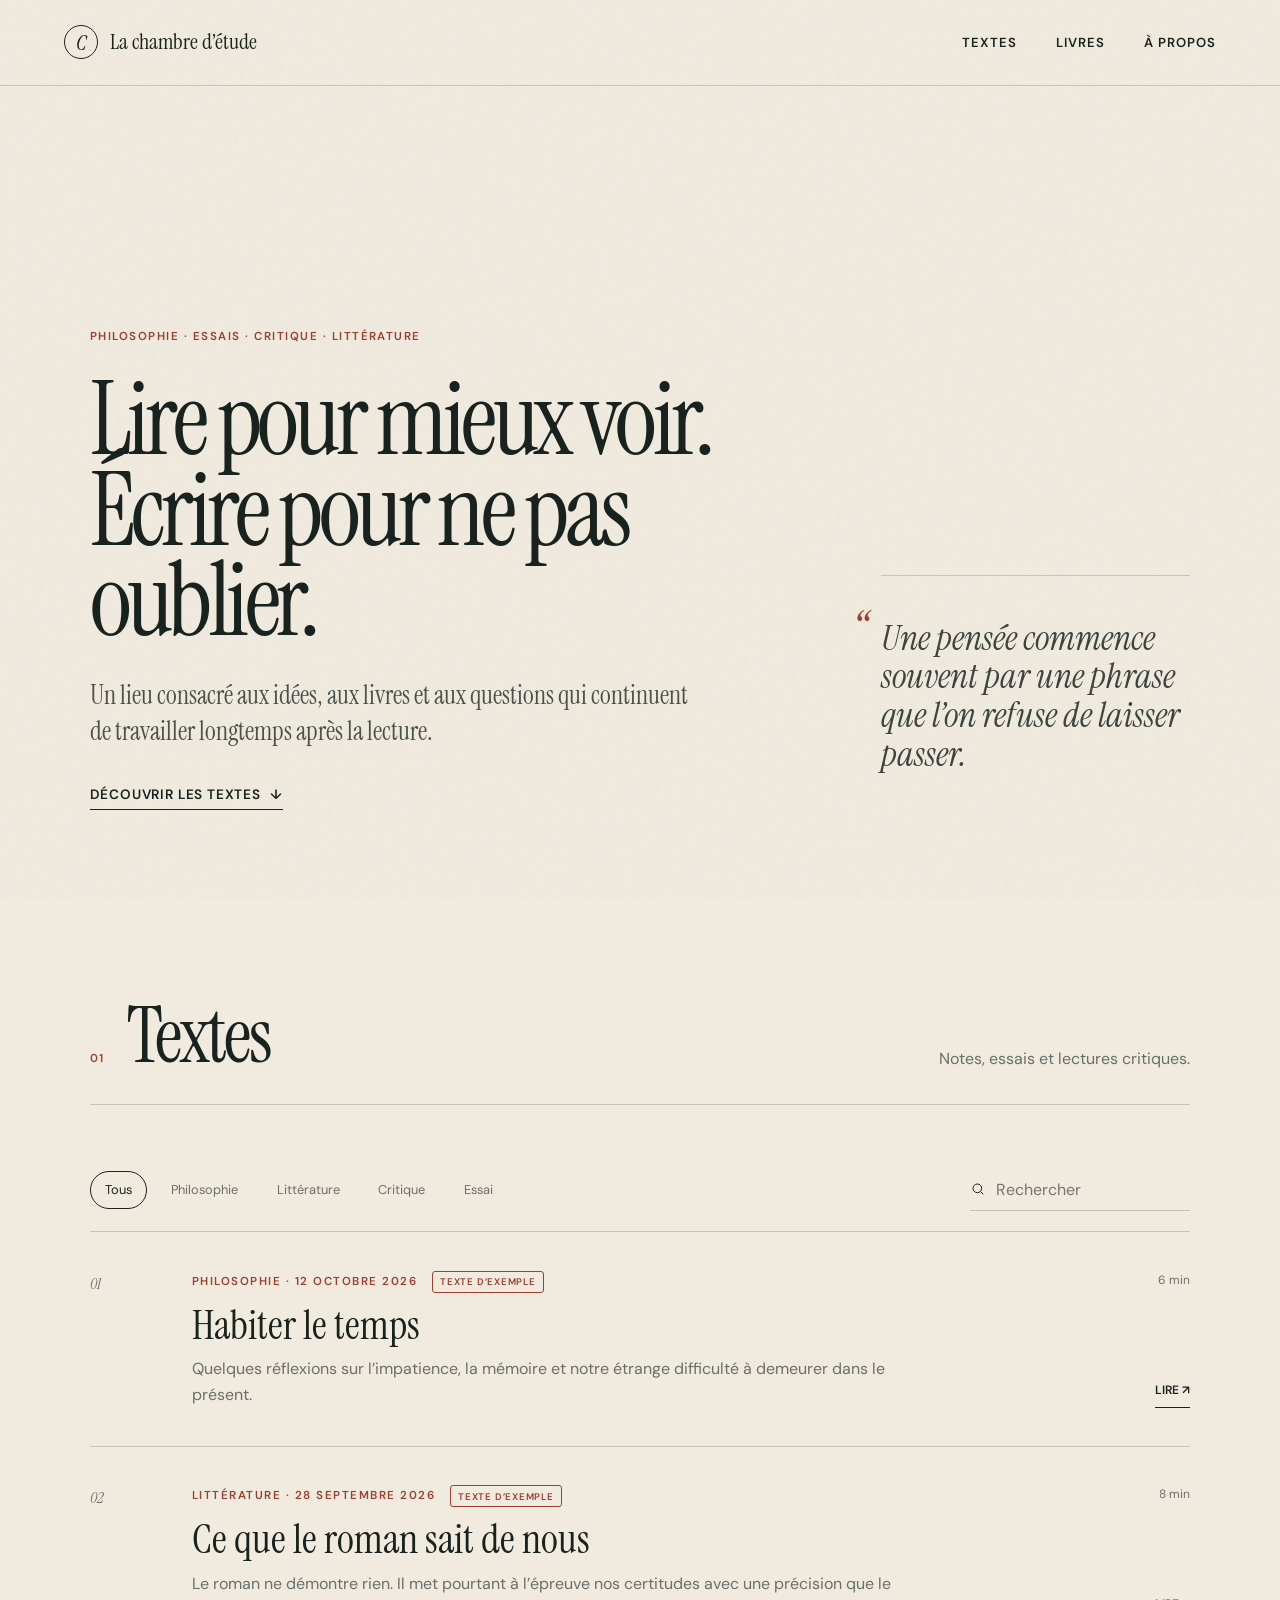
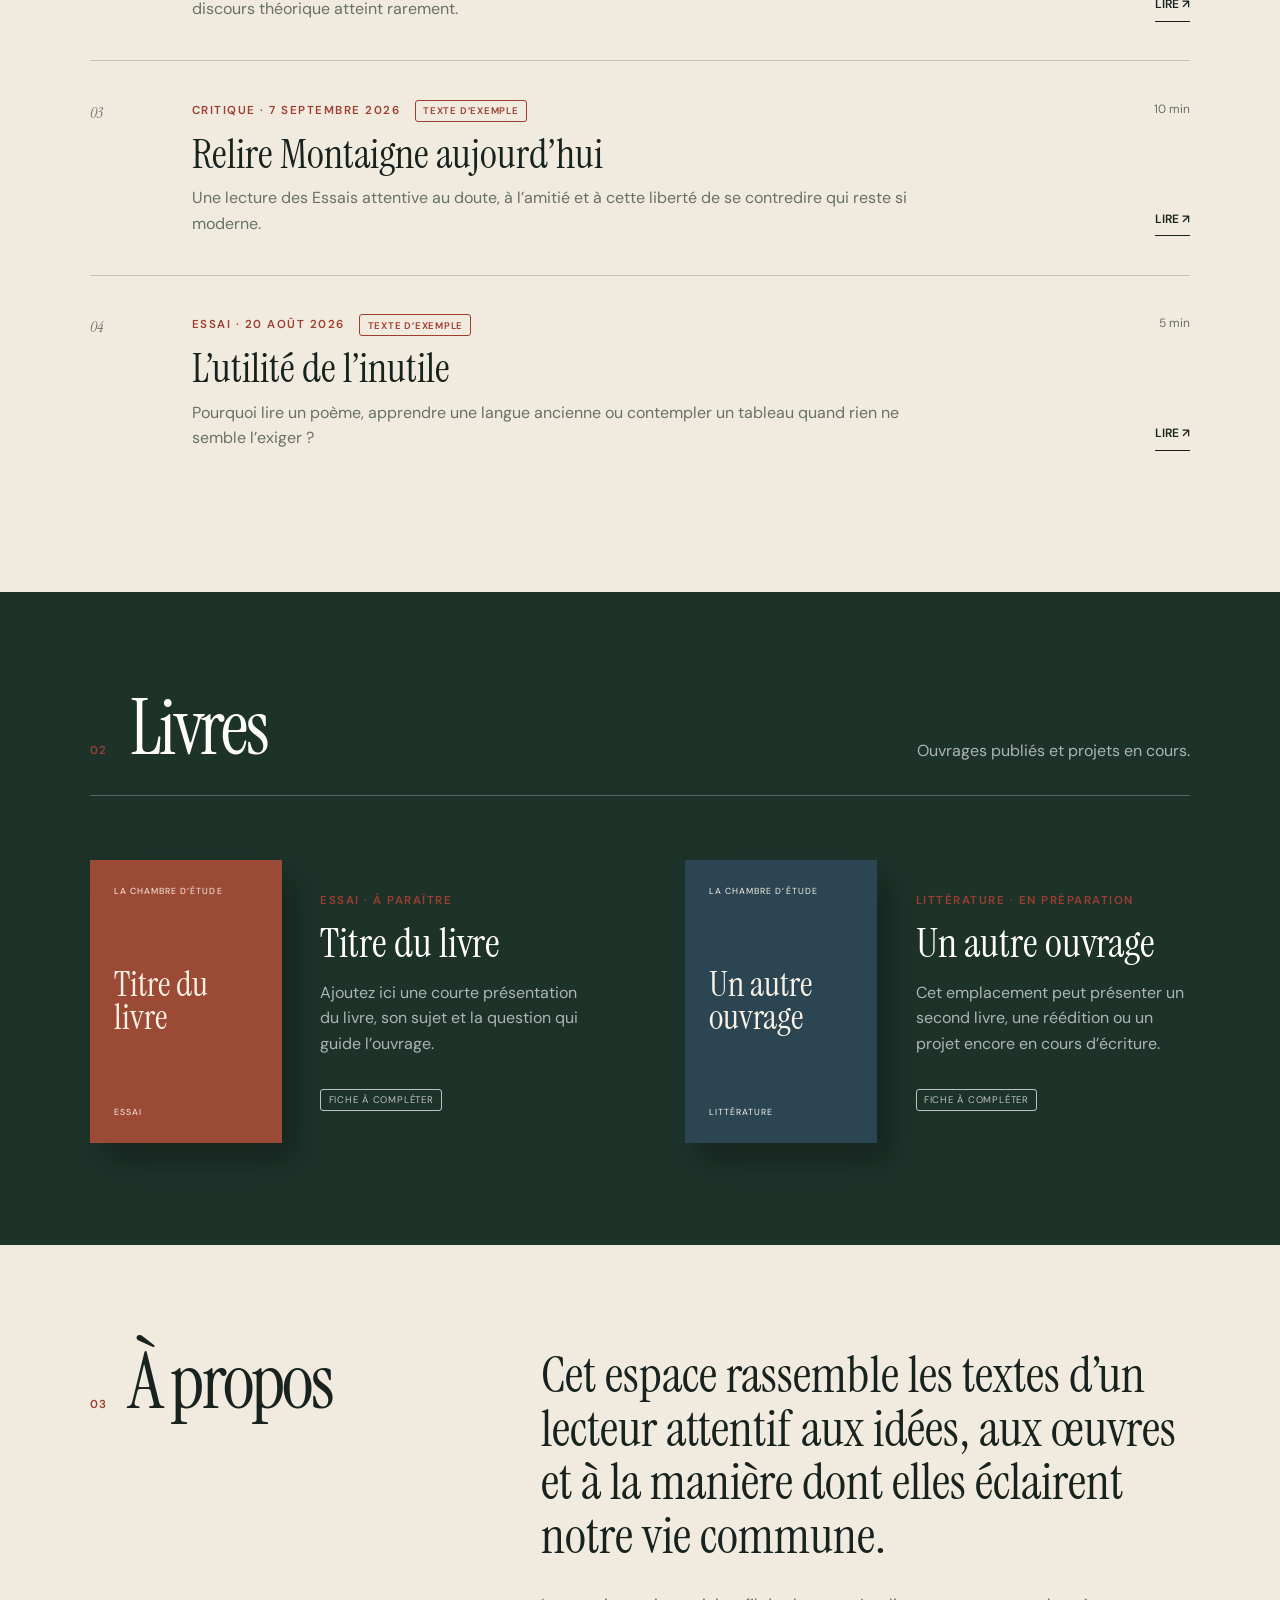
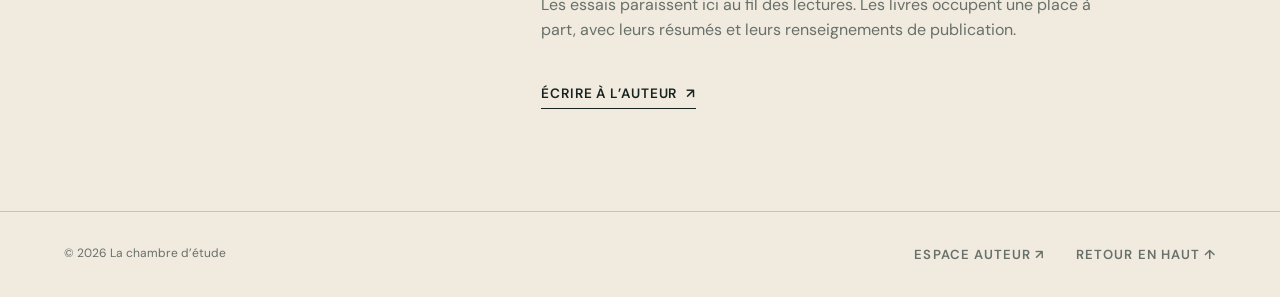
<file: index.html>
<!doctype html>
<html lang="fr">
  <head>
    <meta charset="UTF-8" />
    <meta name="viewport" content="width=device-width, initial-scale=1.0" />
    <meta
      name="description"
      content="Une bibliothèque personnelle de philosophie, d’essais, de critiques et de littérature."
    />
    <meta name="theme-color" content="#f0eadf" />
    <title>La chambre d’étude</title>
    <link rel="preconnect" href="https://fonts.googleapis.com" />
    <link rel="preconnect" href="https://fonts.gstatic.com" crossorigin />
    <link
      href="https://fonts.googleapis.com/css2?family=DM+Sans:wght@400;500;600&family=Instrument+Serif:ital@0;1&display=swap"
      rel="stylesheet"
    />
    <link rel="stylesheet" href="styles.css?v=3" />
    <script src="config.js?v=3" defer></script>
    <script src="app.js?v=3" defer></script>
  </head>
  <body>
    <a class="skip-link" href="#contenu">Aller au contenu</a>

    <header class="site-header">
      <a class="brand" href="#accueil" aria-label="La chambre d’étude, accueil">
        <span class="brand-mark" aria-hidden="true">C</span>
        <span>La chambre d’étude</span>
      </a>

      <button class="menu-button" type="button" aria-expanded="false" aria-controls="navigation">
        Menu
      </button>

      <nav id="navigation" class="navigation" aria-label="Navigation principale">
        <a href="#textes">Textes</a>
        <a href="#livres">Livres</a>
        <a href="#a-propos">À propos</a>
      </nav>
    </header>

    <main id="contenu">
      <section id="accueil" class="hero" aria-labelledby="hero-title">
        <div class="hero-copy">
          <p class="eyebrow">Philosophie · Essais · Critique · Littérature</p>
          <h1 id="hero-title">Lire pour mieux voir. Écrire pour ne pas oublier.</h1>
          <p class="hero-intro">
            Un lieu consacré aux idées, aux livres et aux questions qui continuent de travailler
            longtemps après la lecture.
          </p>
          <a class="text-link" href="#textes">Découvrir les textes <span aria-hidden="true">↓</span></a>
        </div>

        <blockquote class="manifesto">
          <span class="quote-mark" aria-hidden="true">“</span>
          <p>Une pensée commence souvent par une phrase que l’on refuse de laisser passer.</p>
        </blockquote>
      </section>

      <section id="textes" class="section writings-section" aria-labelledby="textes-title">
        <div class="section-heading">
          <div>
            <p class="section-number">01</p>
            <h2 id="textes-title">Textes</h2>
          </div>
          <p>Notes, essais et lectures critiques.</p>
        </div>

        <div class="writing-tools">
          <div id="filtres" class="filters" aria-label="Filtrer les textes"></div>
          <label class="search-field">
            <span class="sr-only">Rechercher dans les textes</span>
            <svg viewBox="0 0 24 24" aria-hidden="true">
              <circle cx="11" cy="11" r="6.5"></circle>
              <path d="m16 16 4 4"></path>
            </svg>
            <input id="recherche" type="search" placeholder="Rechercher" autocomplete="off" />
          </label>
        </div>

        <div id="liste-textes" class="writing-list" aria-live="polite"></div>
        <p id="aucun-resultat" class="empty-state" hidden>Aucun texte ne correspond à cette recherche.</p>
      </section>

      <section id="livres" class="section books-section" aria-labelledby="livres-title">
        <div class="section-heading light-heading">
          <div>
            <p class="section-number">02</p>
            <h2 id="livres-title">Livres</h2>
          </div>
          <p>Ouvrages publiés et projets en cours.</p>
        </div>
        <div id="liste-livres" class="book-grid"></div>
      </section>

      <section id="a-propos" class="section about-section" aria-labelledby="a-propos-title">
        <div class="about-label">
          <p class="section-number">03</p>
          <h2 id="a-propos-title">À propos</h2>
        </div>
        <div class="about-copy">
          <p class="about-lead" id="bio-principale"></p>
          <p id="bio-suite"></p>
          <a id="contact" class="text-link" href="mailto:adresse@exemple.fr">
            Écrire à l’auteur <span aria-hidden="true">↗</span>
          </a>
        </div>
      </section>
    </main>

    <footer class="site-footer">
      <p>© <span id="annee"></span> La chambre d’étude</p>
      <div class="footer-links">
        <a href="./ecrire/">Espace auteur <span aria-hidden="true">↗</span></a>
        <a href="#accueil">Retour en haut <span aria-hidden="true">↑</span></a>
      </div>
    </footer>

    <dialog id="lecteur" class="reader-dialog" aria-labelledby="lecteur-titre">
      <button class="dialog-close" type="button" aria-label="Fermer la lecture">Fermer</button>
      <article>
        <p id="lecteur-meta" class="article-meta"></p>
        <h2 id="lecteur-titre"></h2>
        <p id="lecteur-chapeau" class="article-lead"></p>
        <div id="lecteur-contenu" class="article-body"></div>
      </article>
    </dialog>
  </body>
</html>
</file>
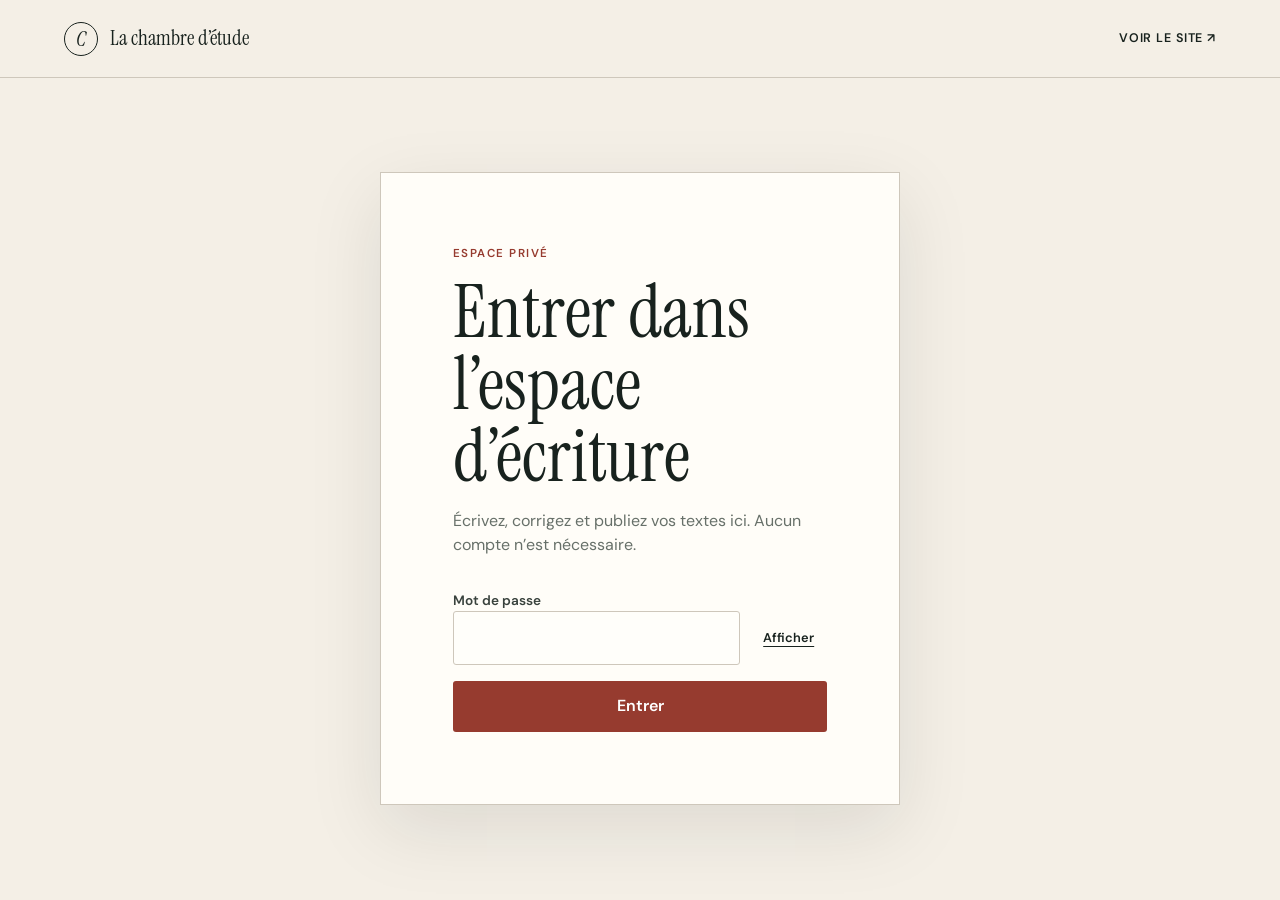
<file: ecrire/index.html>
<!doctype html>
<html lang="fr">
  <head>
    <meta charset="UTF-8" />
    <meta name="viewport" content="width=device-width, initial-scale=1.0" />
    <meta name="robots" content="noindex, nofollow" />
    <meta name="theme-color" content="#f4efe6" />
    <title>Espace d’écriture — La chambre d’étude</title>
    <link rel="preconnect" href="https://fonts.googleapis.com" />
    <link rel="preconnect" href="https://fonts.gstatic.com" crossorigin />
    <link
      href="https://fonts.googleapis.com/css2?family=DM+Sans:wght@400;500;600&family=Instrument+Serif:ital@0;1&display=swap"
      rel="stylesheet"
    />
    <link rel="stylesheet" href="ecrire.css?v=1" />
    <script src="../config.js?v=3" defer></script>
    <script src="ecrire.js?v=1" defer></script>
  </head>
  <body>
    <header class="author-header">
      <a class="brand" href="../">
        <span class="brand-mark" aria-hidden="true">C</span>
        <span>La chambre d’étude</span>
      </a>
      <a class="back-link" href="../">Voir le site <span aria-hidden="true">↗</span></a>
    </header>

    <main>
      <section id="connexion" class="login-shell" aria-labelledby="connexion-titre">
        <form id="form-connexion" class="login-card">
          <p class="eyebrow">Espace privé</p>
          <h1 id="connexion-titre">Entrer dans l’espace d’écriture</h1>
          <p>Écrivez, corrigez et publiez vos textes ici. Aucun compte n’est nécessaire.</p>
          <label for="mot-de-passe">Mot de passe</label>
          <div class="password-row">
            <input id="mot-de-passe" name="password" type="password" autocomplete="current-password" required />
            <button id="voir-mot-de-passe" class="quiet-button" type="button">Afficher</button>
          </div>
          <button class="primary-button full-button" type="submit">Entrer</button>
          <p id="erreur-connexion" class="message error-message" role="alert" hidden></p>
        </form>
      </section>

      <section id="atelier" class="workspace" hidden>
        <div class="workspace-heading">
          <div>
            <p class="eyebrow">Espace d’écriture</p>
            <h1>Bonjour.</h1>
            <p>Choisissez ce que vous souhaitez modifier. Rien ne change sur le site avant que vous appuyiez sur « Publier les changements ».</p>
          </div>
          <button id="deconnexion" class="quiet-button" type="button">Se déconnecter</button>
        </div>

        <nav class="editor-tabs" aria-label="Sections de l’espace d’écriture">
          <button class="tab-button active" type="button" data-section="textes" aria-pressed="true">Mes textes</button>
          <button class="tab-button" type="button" data-section="livres" aria-pressed="false">Mes livres</button>
          <button class="tab-button" type="button" data-section="auteur" aria-pressed="false">À propos de moi</button>
        </nav>

        <section id="section-textes" class="editor-section">
          <div class="section-intro">
            <div>
              <h2>Mes textes</h2>
              <p>Ajoutez un nouveau texte ou ouvrez un texte existant pour le corriger.</p>
            </div>
            <button id="nouveau-texte" class="primary-button" type="button">+ Nouveau texte</button>
          </div>
          <div id="liste-edition-textes" class="entry-list"></div>

          <form id="form-texte" class="edit-card" hidden>
            <div class="form-heading">
              <div>
                <p class="eyebrow">Texte</p>
                <h3 id="titre-form-texte">Nouveau texte</h3>
              </div>
              <button class="quiet-button" type="button" data-fermer-form="texte">Fermer</button>
            </div>
            <input id="texte-index" type="hidden" />
            <div class="field-grid">
              <label class="wide-field">
                Titre
                <input id="texte-titre" type="text" required />
              </label>
              <label>
                Catégorie
                <select id="texte-categorie" required>
                  <option>Philosophie</option>
                  <option>Essai</option>
                  <option>Critique</option>
                  <option>Littérature</option>
                </select>
              </label>
              <label>
                Date affichée
                <input id="texte-date" type="text" placeholder="12 octobre 2026" required />
              </label>
              <label class="wide-field">
                Résumé
                <textarea id="texte-resume" rows="3" required></textarea>
              </label>
              <label>
                Temps de lecture
                <input id="texte-lecture" type="text" placeholder="6 min" required />
              </label>
              <label class="check-field">
                <input id="texte-exemple" type="checkbox" />
                Afficher « Texte d’exemple »
              </label>
              <label class="wide-field">
                Texte complet
                <span class="field-help">Laissez une ligne vide entre deux paragraphes.</span>
                <textarea id="texte-contenu" class="writing-area" rows="18" required></textarea>
              </label>
            </div>
            <div class="form-actions">
              <button class="primary-button" type="submit">Garder ce texte</button>
              <button id="supprimer-texte" class="danger-button" type="button" hidden>Supprimer ce texte</button>
            </div>
          </form>
        </section>

        <section id="section-livres" class="editor-section" hidden>
          <div class="section-intro">
            <div>
              <h2>Mes livres</h2>
              <p>Présentez les livres publiés et les ouvrages en préparation.</p>
            </div>
            <button id="nouveau-livre" class="primary-button" type="button">+ Nouveau livre</button>
          </div>
          <div id="liste-edition-livres" class="entry-list"></div>

          <form id="form-livre" class="edit-card" hidden>
            <div class="form-heading">
              <div>
                <p class="eyebrow">Livre</p>
                <h3 id="titre-form-livre">Nouveau livre</h3>
              </div>
              <button class="quiet-button" type="button" data-fermer-form="livre">Fermer</button>
            </div>
            <input id="livre-index" type="hidden" />
            <div class="field-grid">
              <label class="wide-field">
                Titre
                <input id="livre-titre" type="text" required />
              </label>
              <label>
                Genre
                <input id="livre-genre" type="text" placeholder="Essai" required />
              </label>
              <label>
                Année ou état
                <input id="livre-annee" type="text" placeholder="À paraître" required />
              </label>
              <label class="wide-field">
                Présentation
                <textarea id="livre-description" rows="5" required></textarea>
              </label>
              <label class="wide-field">
                Lien vers le livre
                <input id="livre-lien" type="url" placeholder="https://…" />
              </label>
              <label>
                Couleur de couverture
                <select id="livre-couleur">
                  <option value="ocre">Ocre</option>
                  <option value="bleu">Bleu</option>
                </select>
              </label>
              <label class="check-field">
                <input id="livre-exemple" type="checkbox" />
                Afficher « Fiche à compléter »
              </label>
            </div>
            <div class="form-actions">
              <button class="primary-button" type="submit">Garder ce livre</button>
              <button id="supprimer-livre" class="danger-button" type="button" hidden>Supprimer ce livre</button>
            </div>
          </form>
        </section>

        <section id="section-auteur" class="editor-section" hidden>
          <div class="section-intro">
            <div>
              <h2>À propos de moi</h2>
              <p>Ces renseignements apparaissent à la fin du site.</p>
            </div>
          </div>
          <form id="form-auteur" class="edit-card always-open">
            <div class="field-grid">
              <label class="wide-field">
                Présentation principale
                <textarea id="auteur-presentation" rows="5" required></textarea>
              </label>
              <label class="wide-field">
                Présentation complémentaire
                <textarea id="auteur-suite" rows="5" required></textarea>
              </label>
              <label class="wide-field">
                Adresse courriel
                <input id="auteur-courriel" type="email" required />
              </label>
            </div>
            <button class="primary-button" type="submit">Garder ces renseignements</button>
          </form>
        </section>

        <div class="publish-bar">
          <div>
            <strong id="etat-modifications">Aucun changement en attente.</strong>
            <span id="date-publication"></span>
          </div>
          <button id="publier" class="publish-button" type="button">Publier les changements</button>
        </div>
        <p id="message-publication" class="message" role="status" aria-live="polite" hidden></p>
      </section>
    </main>
  </body>
</html>
</file>
<file: styles.css>
:root {
  --paper: #f0eadf;
  --paper-light: #f8f4ec;
  --ink: #18221e;
  --muted: #687069;
  --line: #c9c2b6;
  --accent: #9d3e2f;
  --forest: #1d332a;
  --white: #fffdf8;
  --serif: "Instrument Serif", Georgia, serif;
  --sans: "DM Sans", Arial, sans-serif;
}

* {
  box-sizing: border-box;
}

html {
  scroll-behavior: smooth;
}

body {
  margin: 0;
  color: var(--ink);
  background: var(--paper);
  font-family: var(--sans);
  font-size: 16px;
  line-height: 1.6;
}

body::before {
  position: fixed;
  inset: 0;
  z-index: -1;
  content: "";
  opacity: 0.16;
  pointer-events: none;
  background-image: url("data:image/svg+xml,%3Csvg viewBox='0 0 180 180' xmlns='http://www.w3.org/2000/svg'%3E%3Cfilter id='n'%3E%3CfeTurbulence type='fractalNoise' baseFrequency='.85' numOctaves='3' stitchTiles='stitch'/%3E%3C/filter%3E%3Crect width='100%25' height='100%25' filter='url(%23n)' opacity='.22'/%3E%3C/svg%3E");
}

a {
  color: inherit;
}

button,
input {
  font: inherit;
}

button,
a {
  -webkit-tap-highlight-color: transparent;
}

.skip-link {
  position: fixed;
  top: 0.75rem;
  left: 0.75rem;
  z-index: 20;
  padding: 0.65rem 1rem;
  background: var(--ink);
  color: var(--white);
  transform: translateY(-150%);
}

.skip-link:focus {
  transform: translateY(0);
}

.site-header {
  display: flex;
  align-items: center;
  justify-content: space-between;
  min-height: 86px;
  padding: 0 5vw;
  border-bottom: 1px solid var(--line);
}

.brand {
  display: inline-flex;
  align-items: center;
  gap: 0.75rem;
  color: var(--ink);
  font-family: var(--serif);
  font-size: 1.35rem;
  text-decoration: none;
}

.brand-mark {
  display: grid;
  width: 34px;
  height: 34px;
  place-items: center;
  border: 1px solid var(--ink);
  border-radius: 50%;
  font-style: italic;
}

.navigation {
  display: flex;
  gap: clamp(1.5rem, 3vw, 3.25rem);
}

.navigation a,
.site-footer a {
  font-size: 0.82rem;
  font-weight: 600;
  letter-spacing: 0.08em;
  text-decoration: none;
  text-transform: uppercase;
}

.navigation a:hover,
.site-footer a:hover {
  color: var(--accent);
}

.menu-button {
  display: none;
  padding: 0.5rem 0;
  border: 0;
  background: transparent;
  color: var(--ink);
}

.hero {
  display: grid;
  grid-template-columns: minmax(0, 1.45fr) minmax(280px, 0.65fr);
  gap: 8vw;
  align-items: end;
  min-height: calc(100vh - 86px);
  padding: clamp(5rem, 10vw, 9rem) 7vw clamp(4rem, 7vw, 7rem);
}

.eyebrow,
.article-meta,
.section-number {
  margin: 0;
  color: var(--accent);
  font-size: 0.72rem;
  font-weight: 600;
  letter-spacing: 0.13em;
  text-transform: uppercase;
}

.hero h1 {
  max-width: 900px;
  margin: 1.8rem 0 2rem;
  font-family: var(--serif);
  font-size: clamp(4rem, 8vw, 8.4rem);
  font-weight: 400;
  letter-spacing: -0.045em;
  line-height: 0.88;
}

.hero-intro {
  max-width: 620px;
  margin: 0 0 2rem;
  color: #49514c;
  font-family: var(--serif);
  font-size: clamp(1.25rem, 2vw, 1.7rem);
  line-height: 1.4;
}

.text-link,
.book-link {
  display: inline-flex;
  gap: 0.55rem;
  align-items: center;
  padding-bottom: 0.2rem;
  border-bottom: 1px solid currentColor;
  font-size: 0.85rem;
  font-weight: 600;
  letter-spacing: 0.06em;
  text-decoration: none;
  text-transform: uppercase;
}

.manifesto {
  position: relative;
  max-width: 380px;
  margin: 0 0 4vh;
  padding: 2.7rem 0 0;
  border-top: 1px solid var(--line);
  color: #3b443f;
  font-family: var(--serif);
  font-size: clamp(1.65rem, 2.7vw, 2.5rem);
  font-style: italic;
  line-height: 1.12;
}

.manifesto p {
  margin: 0;
}

.quote-mark {
  position: absolute;
  top: 1.8rem;
  left: -1.7rem;
  color: var(--accent);
  font-size: 3rem;
}

.section {
  padding: clamp(4.5rem, 8vw, 8rem) 7vw;
}

.section-heading {
  display: flex;
  align-items: end;
  justify-content: space-between;
  gap: 2rem;
  margin-bottom: 4rem;
  padding-bottom: 2rem;
  border-bottom: 1px solid var(--line);
}

.section-heading > div {
  display: flex;
  gap: 1.4rem;
  align-items: baseline;
}

.section-heading h2,
.about-section h2 {
  margin: 0;
  font-family: var(--serif);
  font-size: clamp(3.5rem, 6vw, 6.5rem);
  font-weight: 400;
  letter-spacing: -0.035em;
  line-height: 0.9;
}

.section-heading > p {
  max-width: 320px;
  margin: 0;
  color: var(--muted);
}

.writing-tools {
  display: flex;
  justify-content: space-between;
  gap: 1.5rem;
  align-items: center;
  margin-bottom: 1.25rem;
}

.filters {
  display: flex;
  flex-wrap: wrap;
  gap: 0.5rem;
}

.filter-button {
  padding: 0.5rem 0.9rem;
  border: 1px solid transparent;
  border-radius: 100px;
  background: transparent;
  color: var(--muted);
  cursor: pointer;
  font-size: 0.8rem;
}

.filter-button:hover,
.filter-button.active {
  border-color: var(--ink);
  color: var(--ink);
}

.search-field {
  display: flex;
  align-items: center;
  gap: 0.5rem;
  min-width: 220px;
  padding: 0.45rem 0;
  border-bottom: 1px solid var(--line);
}

.search-field svg {
  width: 18px;
  fill: none;
  stroke: currentColor;
  stroke-width: 1.5;
}

.search-field input {
  width: 100%;
  border: 0;
  outline: 0;
  background: transparent;
  color: var(--ink);
}

.writing-card {
  display: grid;
  grid-template-columns: 70px minmax(0, 1fr) 110px;
  gap: 2rem;
  padding: 2.4rem 0;
  border-top: 1px solid var(--line);
}

.writing-index {
  margin: 0;
  color: var(--muted);
  font-family: var(--serif);
  font-style: italic;
}

.writing-main h3,
.book-details h3 {
  margin: 0.75rem 0 0.65rem;
  font-family: var(--serif);
  font-size: clamp(2rem, 3.2vw, 3.3rem);
  font-weight: 400;
  line-height: 1;
}

.writing-main > p:last-child {
  max-width: 720px;
  margin: 0;
  color: var(--muted);
}

.writing-action {
  display: flex;
  flex-direction: column;
  align-items: flex-end;
  justify-content: space-between;
  color: var(--muted);
  font-size: 0.75rem;
}

.writing-action button {
  padding: 0.4rem 0;
  border: 0;
  border-bottom: 1px solid var(--ink);
  background: transparent;
  color: var(--ink);
  cursor: pointer;
  font-weight: 600;
  text-transform: uppercase;
}

.sample-label {
  display: inline-block;
  margin-left: 0.65rem;
  padding: 0.15rem 0.45rem;
  border: 1px solid currentColor;
  border-radius: 3px;
  font-size: 0.6rem;
  letter-spacing: 0.08em;
  text-transform: uppercase;
  vertical-align: middle;
}

.empty-state {
  margin: 3rem 0 0;
  color: var(--muted);
  font-family: var(--serif);
  font-size: 1.5rem;
}

.books-section {
  color: var(--white);
  background: var(--forest);
}

.light-heading {
  border-color: rgba(255, 255, 255, 0.25);
}

.light-heading > p {
  color: rgba(255, 255, 255, 0.64);
}

.book-grid {
  display: grid;
  grid-template-columns: repeat(2, minmax(0, 1fr));
  gap: clamp(3rem, 7vw, 7rem);
}

.book-card {
  display: grid;
  grid-template-columns: minmax(140px, 0.7fr) minmax(180px, 1fr);
  gap: clamp(1.5rem, 3vw, 3rem);
  align-items: center;
}

.book-cover {
  display: flex;
  aspect-ratio: 0.68;
  flex-direction: column;
  justify-content: space-between;
  padding: 1.5rem;
  color: #f9f1e4;
  box-shadow: 14px 18px 28px rgba(0, 0, 0, 0.28);
}

.book-cover.ocre {
  background: #9b4a35;
}

.book-cover.bleu {
  background: #2b4652;
}

.book-cover span,
.book-cover small {
  font-size: 0.55rem;
  letter-spacing: 0.12em;
  text-transform: uppercase;
}

.book-cover strong {
  font-family: var(--serif);
  font-size: clamp(1.5rem, 2.7vw, 2.7rem);
  font-weight: 400;
  line-height: 0.95;
}

.book-details p:not(.article-meta) {
  color: rgba(255, 255, 255, 0.64);
}

.book-details .sample-label {
  margin: 1rem 0 0;
  color: rgba(255, 255, 255, 0.7);
}

.about-section {
  display: grid;
  grid-template-columns: 0.7fr 1.3fr;
  gap: 8vw;
}

.about-label {
  display: flex;
  gap: 1.25rem;
  align-items: baseline;
}

.about-copy {
  max-width: 760px;
}

.about-lead {
  margin: 0 0 1.8rem;
  font-family: var(--serif);
  font-size: clamp(2rem, 4vw, 4rem);
  line-height: 1.05;
}

.about-copy > p:not(.about-lead) {
  max-width: 580px;
  color: var(--muted);
}

.about-copy .text-link {
  margin-top: 1.5rem;
}

.site-footer {
  display: flex;
  justify-content: space-between;
  padding: 2rem 5vw;
  border-top: 1px solid var(--line);
  color: var(--muted);
  font-size: 0.75rem;
}

.site-footer p {
  margin: 0;
}

.footer-links {
  display: flex;
  gap: 2rem;
}

.reader-dialog {
  width: min(820px, calc(100% - 2rem));
  max-height: calc(100vh - 2rem);
  padding: clamp(2rem, 6vw, 5.5rem);
  border: 0;
  background: var(--paper-light);
  color: var(--ink);
  box-shadow: 0 30px 90px rgba(0, 0, 0, 0.35);
}

.reader-dialog::backdrop {
  background: rgba(14, 24, 20, 0.75);
  backdrop-filter: blur(4px);
}

.dialog-close {
  position: absolute;
  top: 1.25rem;
  right: 1.25rem;
  padding: 0.35rem 0;
  border: 0;
  border-bottom: 1px solid currentColor;
  background: transparent;
  cursor: pointer;
  font-size: 0.72rem;
  text-transform: uppercase;
}

.reader-dialog h2 {
  margin: 1rem 0 1.5rem;
  font-family: var(--serif);
  font-size: clamp(3rem, 7vw, 5.5rem);
  font-weight: 400;
  line-height: 0.95;
}

.article-lead {
  padding-bottom: 2rem;
  border-bottom: 1px solid var(--line);
  color: var(--muted);
  font-family: var(--serif);
  font-size: 1.45rem;
  line-height: 1.4;
}

.article-body {
  max-width: 620px;
  margin: 2rem auto 0;
  font-family: Georgia, serif;
  font-size: 1.1rem;
  line-height: 1.8;
}

.sr-only {
  position: absolute;
  width: 1px;
  height: 1px;
  padding: 0;
  margin: -1px;
  overflow: hidden;
  clip: rect(0, 0, 0, 0);
  white-space: nowrap;
  border: 0;
}

@media (max-width: 950px) {
  .hero {
    grid-template-columns: 1fr;
  }

  .hero h1 {
    max-width: 850px;
  }

  .manifesto {
    margin-left: auto;
  }

  .book-grid {
    grid-template-columns: 1fr;
  }

  .book-card {
    max-width: 680px;
  }

  .about-section {
    grid-template-columns: 1fr;
  }
}

@media (max-width: 700px) {
  .site-header {
    min-height: 72px;
  }

  .menu-button {
    display: block;
  }

  .navigation {
    position: absolute;
    top: 72px;
    right: 0;
    left: 0;
    z-index: 10;
    display: none;
    flex-direction: column;
    gap: 1.5rem;
    padding: 2rem 5vw;
    border-bottom: 1px solid var(--line);
    background: var(--paper-light);
  }

  .navigation.open {
    display: flex;
  }

  .hero {
    min-height: auto;
    padding-top: 5rem;
  }

  .hero h1 {
    font-size: clamp(3.7rem, 18vw, 6rem);
  }

  .quote-mark {
    left: -0.25rem;
  }

  .manifesto {
    padding-left: 1.5rem;
  }

  .section-heading {
    align-items: flex-start;
    flex-direction: column;
    margin-bottom: 2.5rem;
  }

  .section-heading h2,
  .about-section h2 {
    font-size: 3.8rem;
  }

  .writing-tools {
    align-items: stretch;
    flex-direction: column;
  }

  .writing-card {
    grid-template-columns: 42px minmax(0, 1fr);
    gap: 1rem;
  }

  .writing-action {
    grid-column: 2;
    flex-direction: row;
    align-items: center;
  }

  .book-card {
    grid-template-columns: minmax(115px, 0.55fr) minmax(0, 1fr);
  }

  .book-cover {
    padding: 1rem;
  }

  .book-details h3 {
    font-size: 2rem;
  }
}

@media (max-width: 450px) {
  .brand {
    font-size: 1.1rem;
  }

  .hero,
  .section {
    padding-right: 5vw;
    padding-left: 5vw;
  }

  .book-card {
    grid-template-columns: 1fr;
  }

  .book-cover {
    width: min(70%, 220px);
  }

  .site-footer {
    gap: 1rem;
    align-items: flex-start;
    flex-direction: column;
  }

  .footer-links {
    gap: 1rem;
    align-items: flex-start;
    flex-direction: column;
  }
}

@media (prefers-reduced-motion: reduce) {
  html {
    scroll-behavior: auto;
  }
}
</file>
<file: ecrire/ecrire.css>
:root {
  --paper: #f4efe6;
  --paper-light: #fffdf8;
  --ink: #18221e;
  --muted: #677069;
  --line: #cec7bb;
  --accent: #963b2f;
  --accent-dark: #742a21;
  --forest: #1d332a;
  --danger: #9c2f28;
  --serif: "Instrument Serif", Georgia, serif;
  --sans: "DM Sans", Arial, sans-serif;
}

* {
  box-sizing: border-box;
}

body {
  margin: 0;
  color: var(--ink);
  background: var(--paper);
  font-family: var(--sans);
  line-height: 1.55;
}

button,
input,
select,
textarea {
  font: inherit;
}

button,
a {
  -webkit-tap-highlight-color: transparent;
}

.author-header {
  display: flex;
  align-items: center;
  justify-content: space-between;
  min-height: 78px;
  padding: 0 5vw;
  border-bottom: 1px solid var(--line);
}

.brand {
  display: inline-flex;
  align-items: center;
  gap: 0.75rem;
  color: inherit;
  font-family: var(--serif);
  font-size: 1.3rem;
  text-decoration: none;
}

.brand-mark {
  display: grid;
  width: 34px;
  height: 34px;
  place-items: center;
  border: 1px solid currentColor;
  border-radius: 50%;
  font-style: italic;
}

.back-link {
  color: inherit;
  font-size: 0.78rem;
  font-weight: 600;
  letter-spacing: 0.07em;
  text-decoration: none;
  text-transform: uppercase;
}

.login-shell {
  display: grid;
  min-height: calc(100vh - 79px);
  padding: 2rem;
  place-items: center;
}

.login-card {
  width: min(100%, 520px);
  padding: clamp(2rem, 6vw, 4.5rem);
  background: var(--paper-light);
  border: 1px solid var(--line);
  box-shadow: 0 24px 70px rgba(24, 34, 30, 0.1);
}

.eyebrow {
  margin: 0;
  color: var(--accent);
  font-size: 0.72rem;
  font-weight: 600;
  letter-spacing: 0.13em;
  text-transform: uppercase;
}

.login-card h1,
.workspace-heading h1,
.section-intro h2 {
  margin: 0.85rem 0 1rem;
  font-family: var(--serif);
  font-weight: 400;
  line-height: 0.98;
}

.login-card h1 {
  font-size: clamp(3rem, 8vw, 4.6rem);
}

.login-card > p:not(.eyebrow) {
  margin-bottom: 2rem;
  color: var(--muted);
}

label {
  display: flex;
  flex-direction: column;
  gap: 0.5rem;
  color: #39423d;
  font-size: 0.85rem;
  font-weight: 600;
}

input,
select,
textarea {
  width: 100%;
  padding: 0.85rem 0.95rem;
  border: 1px solid var(--line);
  border-radius: 3px;
  outline: none;
  background: #fffefa;
  color: var(--ink);
  font-weight: 400;
}

input:focus,
select:focus,
textarea:focus {
  border-color: var(--accent);
  box-shadow: 0 0 0 3px rgba(150, 59, 47, 0.12);
}

textarea {
  resize: vertical;
}

.password-row {
  display: grid;
  grid-template-columns: 1fr auto;
  gap: 0.65rem;
}

.primary-button,
.publish-button,
.quiet-button,
.danger-button,
.tab-button,
.entry-button {
  border: 0;
  cursor: pointer;
}

.primary-button,
.publish-button {
  padding: 0.82rem 1.15rem;
  border-radius: 3px;
  background: var(--accent);
  color: white;
  font-weight: 600;
}

.primary-button:hover,
.publish-button:hover {
  background: var(--accent-dark);
}

.primary-button:disabled,
.publish-button:disabled {
  cursor: wait;
  opacity: 0.6;
}

.full-button {
  width: 100%;
  margin-top: 1rem;
}

.quiet-button {
  padding: 0.65rem 0.8rem;
  background: transparent;
  color: var(--ink);
  font-size: 0.8rem;
  font-weight: 600;
  text-decoration: underline;
  text-underline-offset: 0.25rem;
}

.message {
  padding: 0.85rem 1rem;
  border: 1px solid #8cb19d;
  background: #e8f4ec;
  color: #214632;
}

.error-message {
  border-color: #cf928e;
  background: #f9e9e7;
  color: #79241e;
}

.workspace {
  width: min(1180px, calc(100% - 3rem));
  margin: 0 auto;
  padding: clamp(3rem, 7vw, 6rem) 0 9rem;
}

.workspace-heading {
  display: flex;
  align-items: flex-start;
  justify-content: space-between;
  gap: 2rem;
}

.workspace-heading h1 {
  font-size: clamp(3.7rem, 8vw, 7rem);
}

.workspace-heading p:last-child {
  max-width: 650px;
  margin: 0;
  color: var(--muted);
}

.editor-tabs {
  display: flex;
  gap: 0.5rem;
  margin: 3.5rem 0 0;
  border-bottom: 1px solid var(--line);
}

.tab-button {
  padding: 0.85rem 1.1rem;
  border-bottom: 3px solid transparent;
  background: transparent;
  color: var(--muted);
  font-weight: 600;
}

.tab-button.active {
  border-bottom-color: var(--accent);
  color: var(--ink);
}

.editor-section {
  padding-top: 3.5rem;
}

.section-intro,
.form-heading {
  display: flex;
  align-items: flex-end;
  justify-content: space-between;
  gap: 1.5rem;
}

.section-intro h2 {
  font-size: clamp(3rem, 6vw, 5.4rem);
}

.section-intro p {
  margin: 0;
  color: var(--muted);
}

.entry-list {
  margin-top: 2.25rem;
  border-top: 1px solid var(--line);
}

.entry-button {
  display: grid;
  width: 100%;
  grid-template-columns: minmax(0, 1fr) auto;
  gap: 1rem;
  align-items: center;
  padding: 1.25rem 0;
  border-bottom: 1px solid var(--line);
  background: transparent;
  color: inherit;
  text-align: left;
}

.entry-button:hover strong {
  color: var(--accent);
}

.entry-button strong {
  display: block;
  font-family: var(--serif);
  font-size: 1.65rem;
  font-weight: 400;
}

.entry-button span {
  color: var(--muted);
  font-size: 0.8rem;
}

.empty-list {
  padding: 2rem 0;
  color: var(--muted);
}

.edit-card {
  margin-top: 2.5rem;
  padding: clamp(1.5rem, 4vw, 3rem);
  border: 1px solid var(--line);
  background: var(--paper-light);
}

.edit-card.always-open {
  margin-top: 2rem;
}

.form-heading {
  align-items: flex-start;
  margin-bottom: 2rem;
}

.form-heading h3 {
  margin: 0.35rem 0 0;
  font-family: var(--serif);
  font-size: 2.6rem;
  font-weight: 400;
}

.field-grid {
  display: grid;
  grid-template-columns: repeat(2, minmax(0, 1fr));
  gap: 1.35rem;
}

.wide-field {
  grid-column: 1 / -1;
}

.check-field {
  flex-direction: row;
  align-items: center;
  align-self: end;
  min-height: 48px;
}

.check-field input {
  width: 18px;
  height: 18px;
}

.field-help {
  color: var(--muted);
  font-size: 0.78rem;
  font-weight: 400;
}

.writing-area {
  min-height: 420px;
  font-family: Georgia, serif;
  font-size: 1.05rem;
  line-height: 1.7;
}

.form-actions {
  display: flex;
  justify-content: space-between;
  gap: 1rem;
  margin-top: 1.5rem;
}

.danger-button {
  padding: 0.75rem 0;
  background: transparent;
  color: var(--danger);
  font-weight: 600;
  text-decoration: underline;
  text-underline-offset: 0.25rem;
}

.publish-bar {
  position: fixed;
  right: 0;
  bottom: 0;
  left: 0;
  z-index: 5;
  display: flex;
  align-items: center;
  justify-content: space-between;
  gap: 1.5rem;
  padding: 1rem max(5vw, calc((100vw - 1180px) / 2));
  border-top: 1px solid rgba(255, 255, 255, 0.18);
  background: var(--forest);
  color: white;
  box-shadow: 0 -10px 30px rgba(0, 0, 0, 0.13);
}

.publish-bar strong,
.publish-bar span {
  display: block;
}

.publish-bar span {
  color: rgba(255, 255, 255, 0.64);
  font-size: 0.76rem;
}

#message-publication {
  position: fixed;
  right: 1rem;
  bottom: 6rem;
  z-index: 6;
  max-width: 420px;
  box-shadow: 0 12px 35px rgba(0, 0, 0, 0.18);
}

[hidden] {
  display: none !important;
}

@media (max-width: 700px) {
  .author-header {
    min-height: 70px;
  }

  .brand {
    font-size: 1.05rem;
  }

  .workspace {
    width: min(100% - 1.5rem, 1180px);
  }

  .workspace-heading,
  .section-intro {
    align-items: flex-start;
    flex-direction: column;
  }

  .editor-tabs {
    overflow-x: auto;
  }

  .tab-button {
    flex: 0 0 auto;
  }

  .field-grid {
    grid-template-columns: 1fr;
  }

  .wide-field {
    grid-column: auto;
  }

  .form-actions,
  .publish-bar {
    align-items: stretch;
    flex-direction: column;
  }

  .publish-bar {
    padding: 0.8rem 1rem;
  }

  .publish-bar div {
    display: none;
  }

  #message-publication {
    right: 0.75rem;
    bottom: 5.4rem;
    left: 0.75rem;
  }
}
</file>
